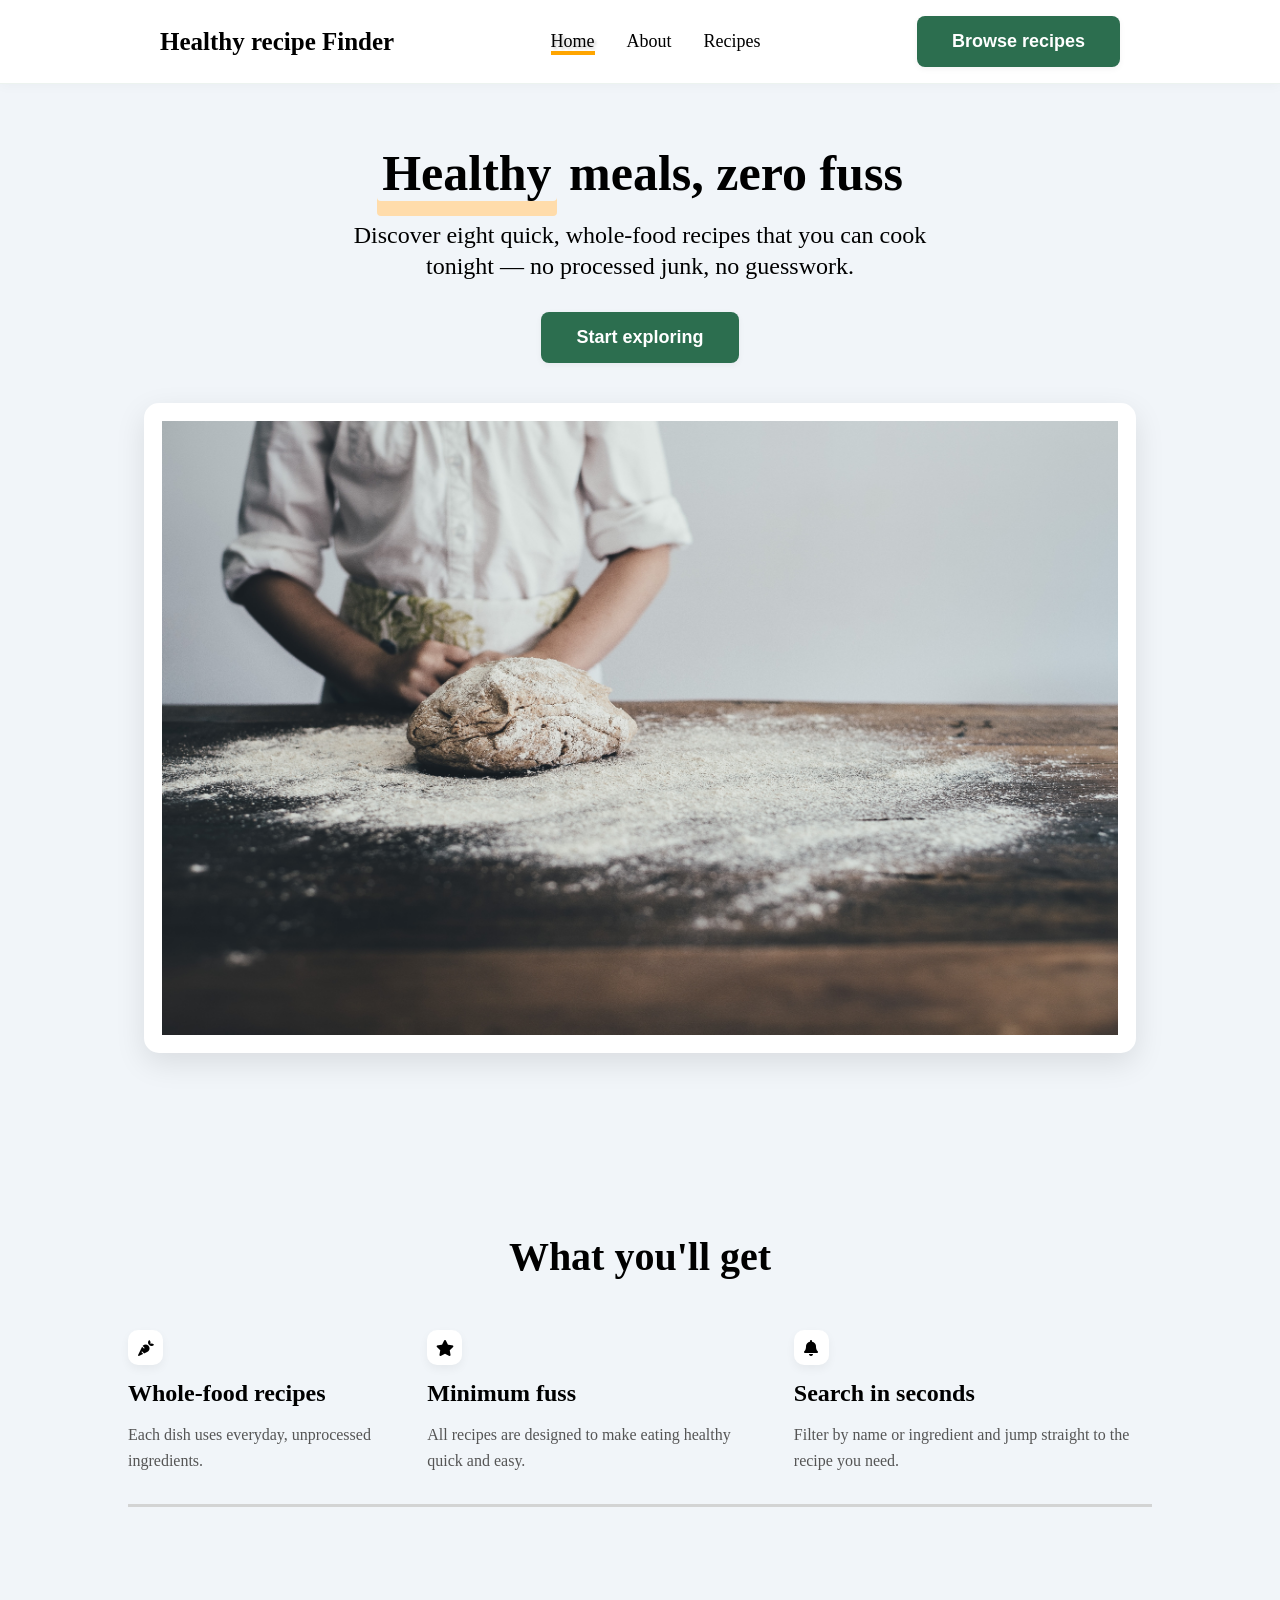
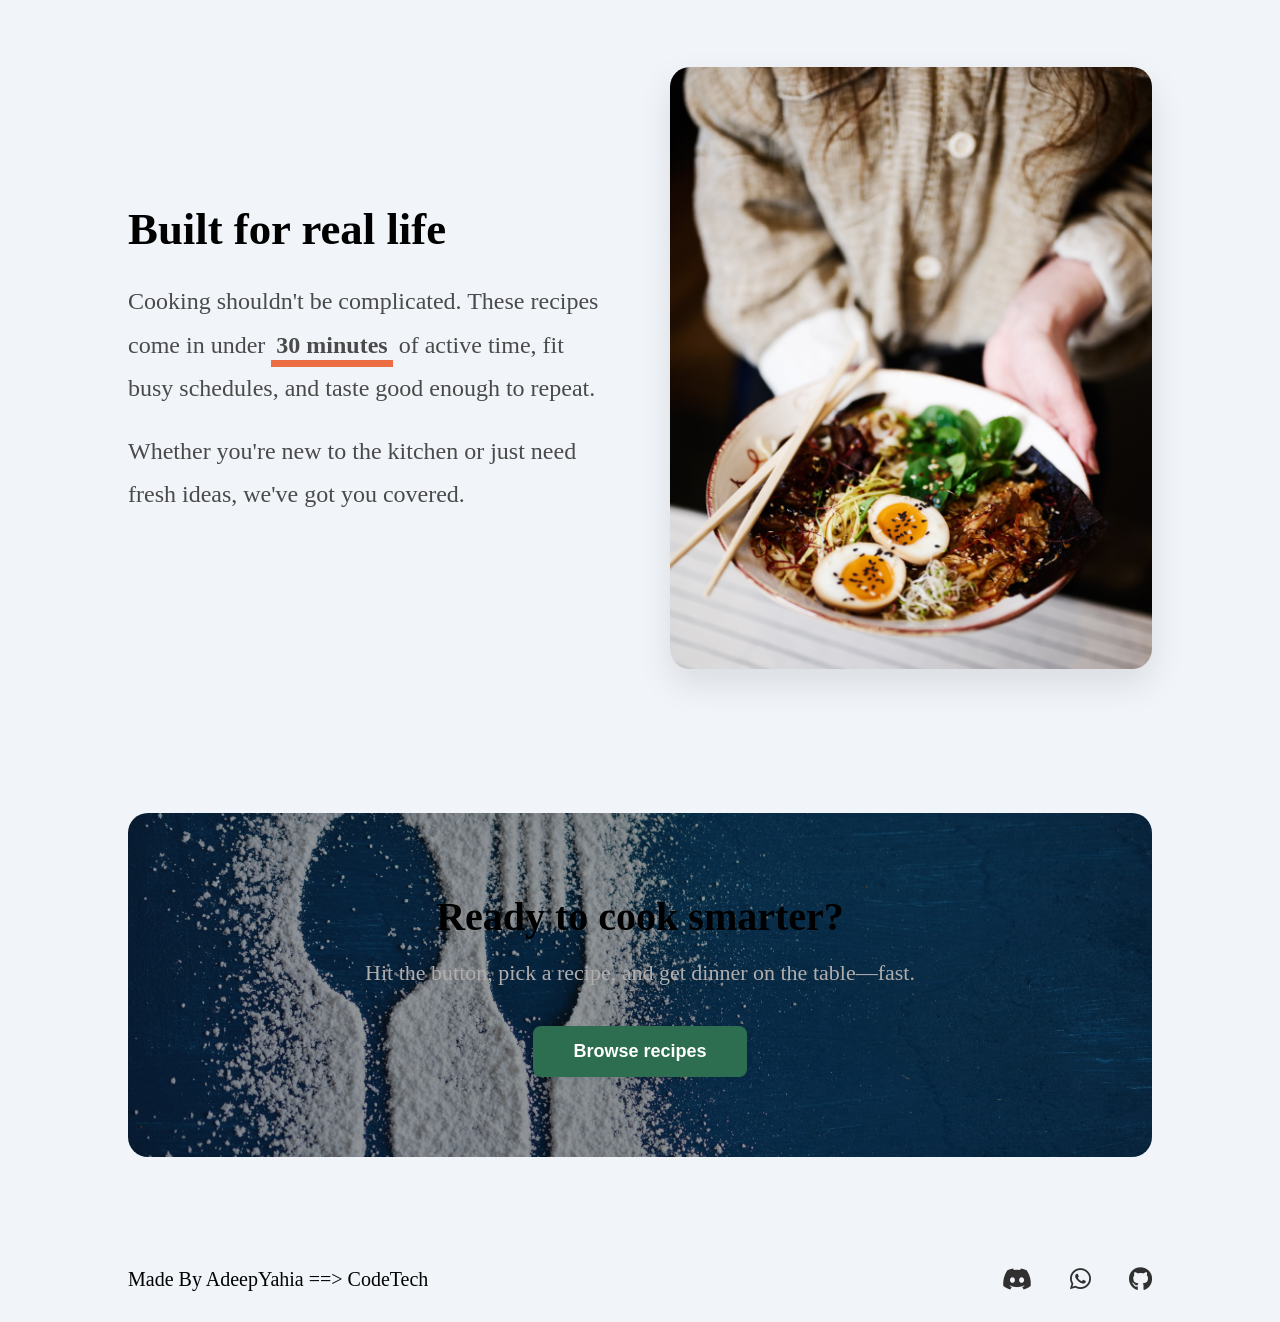
<file: index.html>
<!DOCTYPE html>
<html lang="en">
  <head>
    <meta charset="UTF-8" />
    <meta
      name="viewport"
      content="width=device-width, 
   initial-scale=1.0"
    />
    <meta name="description" content="3rd Project" />
    <meta
      name="author"
      content="this website belong to 
 Adib Daban"
    />
    <meta
      name="keywords"
      content="recipe,cook , site , 
   frontend , Developer ,project3"
    />
    <title>Recipe Finder</title>

    <link rel="stylesheet" href="CSS/all.min.css" />
    <link rel="stylesheet" href="CSS/style.css" />
  </head>
  <body>
    <header>
      <div class="container">
        <div class="logo">
          <h1>Healthy recipe Finder</h1>
        </div>
        <nav>
          <ul>
            <li><a href="#" class="active">Home</a></li>
            <li><a href="#About">About</a></li>
            <li><a href="recipes.html">Recipes</a></li>
          </ul>
        </nav>
        <div class="btn">
          <button>Browse recipes</button>
        </div>
      </div>
    </header>
    <main>
      <section id="hero">
        <div class="container">
          <h2><span>Healthy</span> meals, zero fuss</h2>
          <p>
            Discover eight quick, whole-food recipes that you can cook tonight —
            no processed junk, no guesswork.
          </p>
          <div class="btn">
            <button>Start exploring</button>
          </div>

          <img src="image/pexels-bakery-1868396.jpg" alt="ketchen imgs" />
        </div>
      </section>

      <section id="features">
        <div class="container">
          <h2>What you'll get</h2>

          <div class="featuresC">
            <div class="featureCard">
              <div class="iconBox"><i class="fa-solid fa-carrot"></i></div>
              <h3>Whole-food recipes</h3>
              <p>Each dish uses everyday, unprocessed ingredients.</p>
            </div>

            <div class="featureCard">
              <div class="iconBox"><i class="fa-solid fa-star"></i></div>
              <h3>Minimum fuss</h3>
              <p>
                All recipes are designed to make eating healthy quick and easy.
              </p>
            </div>

            <div class="featureCard">
              <div class="iconBox"><i class="fa-solid fa-bell"></i></div>
              <h3>Search in seconds</h3>
              <p>
                Filter by name or ingredient and jump straight to the recipe you
                need.
              </p>
            </div>
          </div>
        </div>
      </section>
      <section id="realLife">
        <div class="container">
          <div class="realLifeContent">
            <div class="textSide">
              <h2>Built for real life</h2>
              <p>
                Cooking shouldn't be complicated. These recipes come in under
                <span class="highlight">30 minutes</span> of active time, fit
                busy schedules, and taste good enough to repeat.
              </p>
              <p>
                Whether you're new to the kitchen or just need fresh ideas,
                we've got you covered.
              </p>
            </div>

            <div class="imageSide">
              <img
                src="image/joannawielgosz-ramen-7238665.jpg"
                alt="Person cooking"
              />
            </div>
          </div>
        </div>
      </section>
      <section id="cta">
        <div class="container">
          <div class="ctaBox">
            <h2>Ready to cook smarter?</h2>
            <p>
              Hit the button, pick a recipe, and get dinner on the table—fast.
            </p>
            <div class="btn">
              <button>Browse recipes</button>
            </div>
          </div>
        </div>
      </section>
    </main>
    <footer>
      <div class="container">
        <div class="lfoot">
          <p>Made By AdeepYahia ==> CodeTech</p>
        </div>
        <div class="rfoot">
          <a href="#"> <i class="fab fa-discord"></i></a>
          <a href="#"> <i class="fab fa-whatsapp"></i></a>
          <a href="#"> <i class="fab fa-github"></i></a>
        </div>
      </div>
    </footer>
  </body>
</html>
</file>
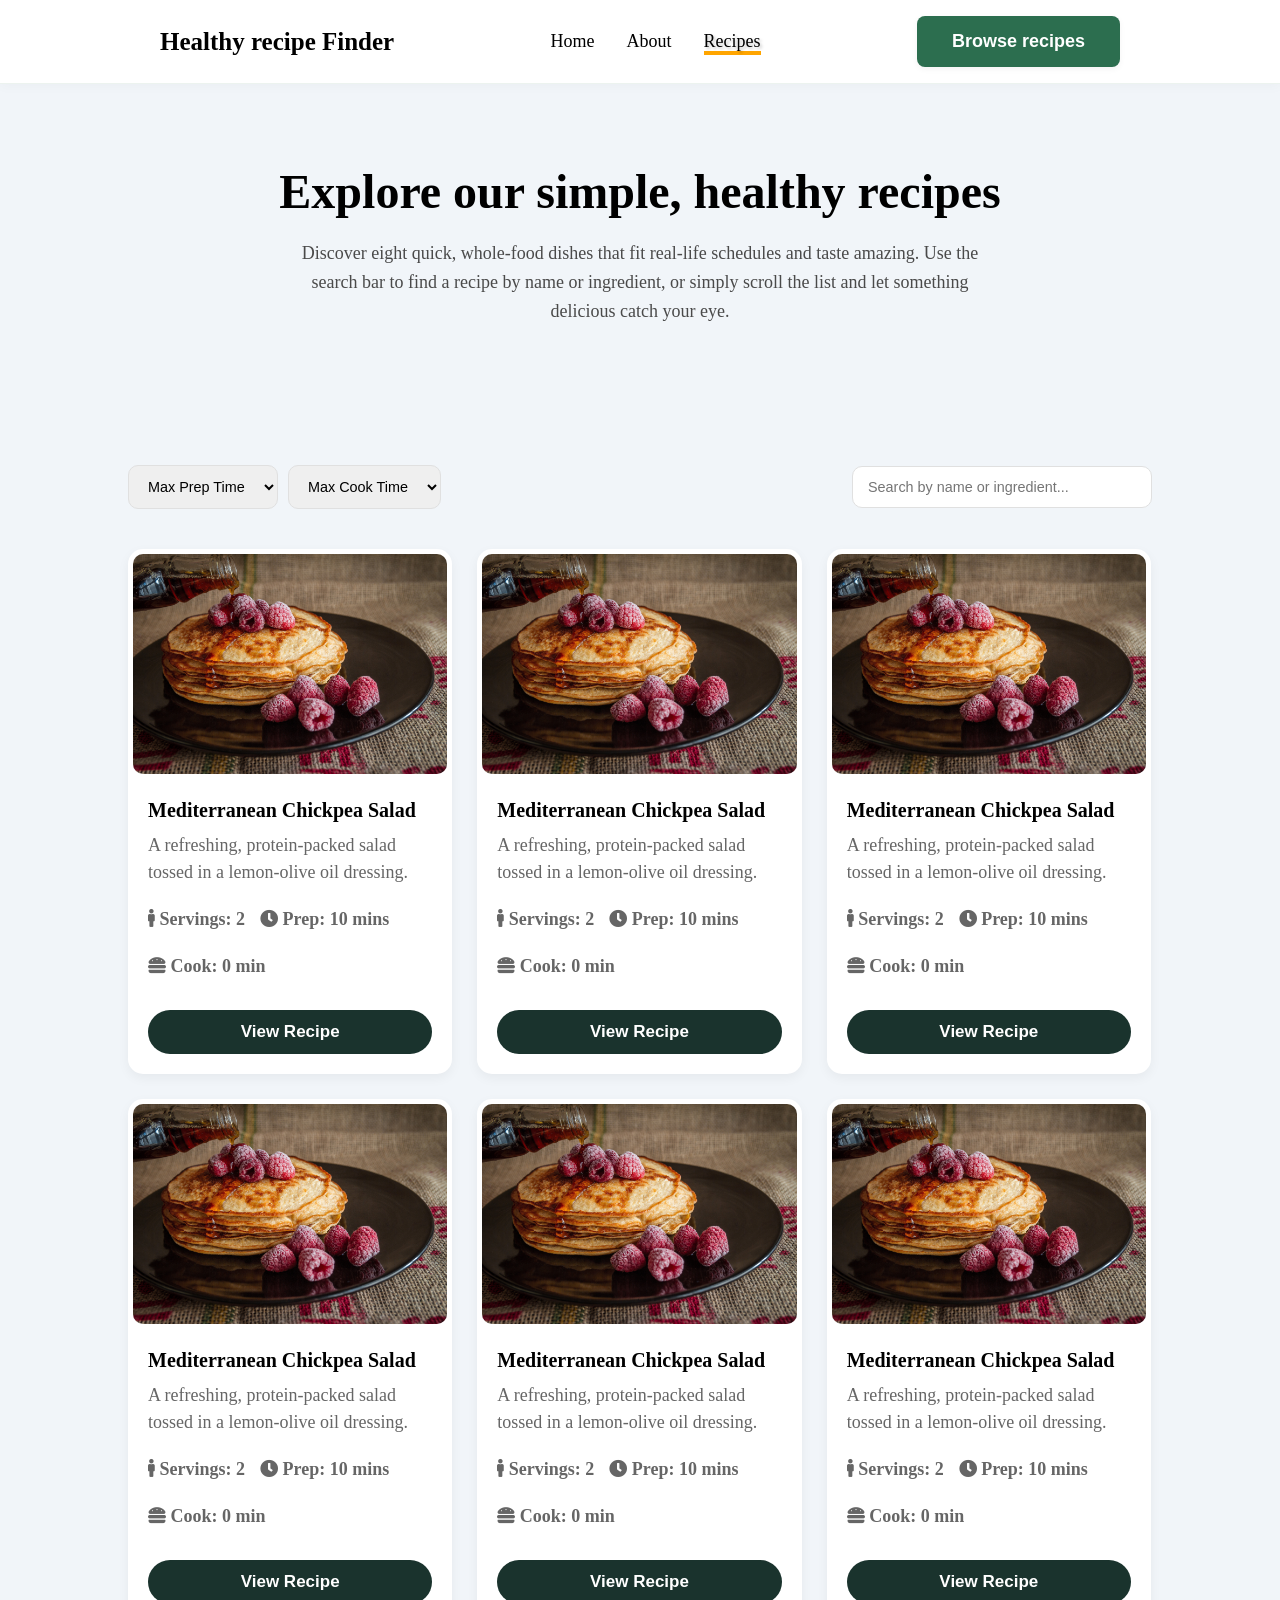
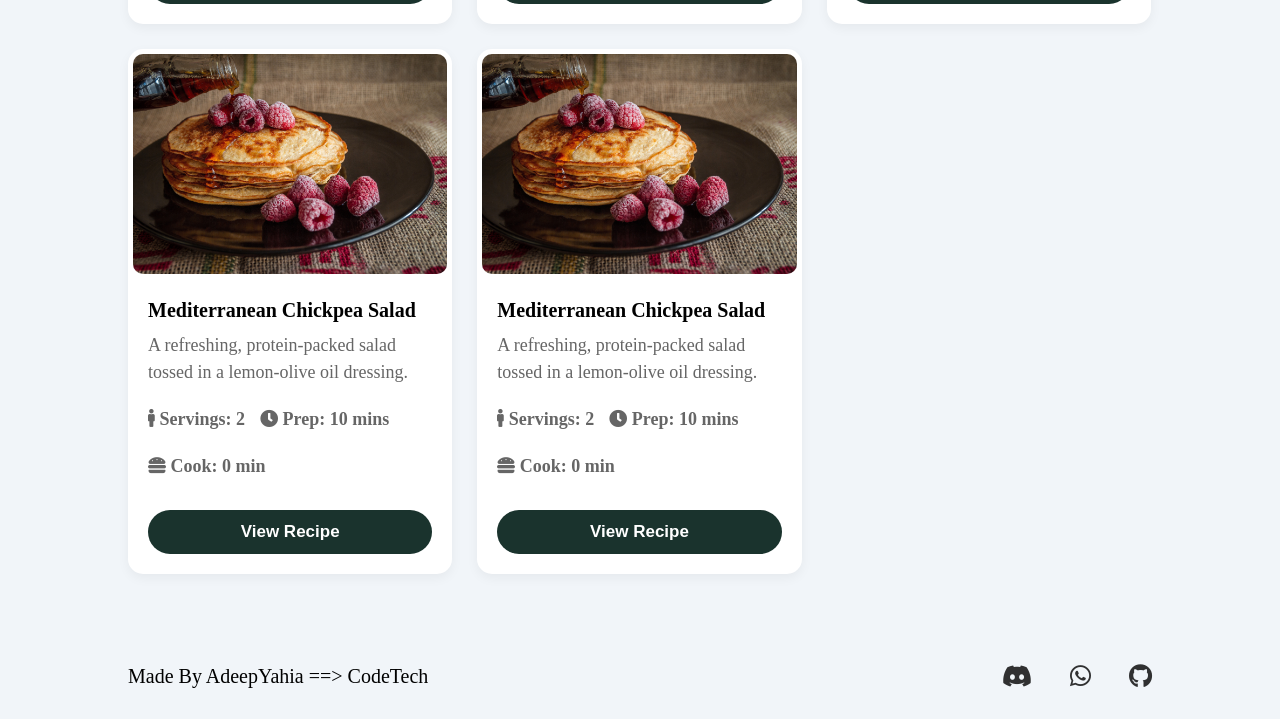
<file: recipes.html>
<!DOCTYPE html>
<html lang="en">
  <head>
    <meta charset="UTF-8" />
    <meta
      name="viewport"
      content="width=device-width, 
   initial-scale=1.0"
    />
    <meta name="description" content="3rd Project" />
    <meta
      name="author"
      content="this website belong to 
 Adib Daban"
    />
    <meta
      name="keywords"
      content="recipe,cook , site , 
   frontend , Developer ,project3"
    />
    <title>Recipes</title>

    <link rel="stylesheet" href="CSS/all.min.css" />
    <link rel="stylesheet" href="CSS/style.css" />
  </head>
  <body>
    <header>
      <div class="container">
        <div class="logo">
          <h1>Healthy recipe Finder</h1>
        </div>
        <nav>
          <ul>
            <li><a href="index.html">Home</a></li>
            <li><a href="#About">About</a></li>
            <li><a href="#" class="active">Recipes</a></li>
          </ul>
        </nav>
        <div class="btn">
          <button>Browse recipes</button>
        </div>
      </div>
    </header>
    <main>
      <section id="recipes-hero">
        <div class="container">
          <h1>Explore our simple, healthy recipes</h1>
          <p>
            Discover eight quick, whole-food dishes that fit real-life schedules
            and taste amazing. Use the search bar to find a recipe by name or
            ingredient, or simply scroll the list and let something delicious
            catch your eye.
          </p>
        </div>
      </section>
    </main>
    <section id="recipes-list">
      <div class="container">
        <div class="filterBar">
          <div class="dropdowns">
            <select>
              <option>Max Prep Time</option>
            </select>
            <select>
              <option>Max Cook Time</option>
            </select>
          </div>
          <div class="searchInput">
            <input type="text" placeholder="Search by name or ingredient..." />
          </div>
        </div>

        <div class="recipesCards">
          <div class="Card">
            <img
              src="image/imgCardFood.jpg"
              alt="Mediterranean Chickpea Salad"
            />
            <div class="cardContent">
              <h3>Mediterranean Chickpea Salad</h3>
              <p>
                A refreshing, protein-packed salad tossed in a lemon-olive oil
                dressing.
              </p>
              <div class="recipeInfo">
                <p><i class="fa-solid fa-person"></i> Servings: 2</p>
                <p><i class="fa-solid fa-clock"></i> Prep: 10 mins</p>
              </div>
              <div class="recipeInfo">
                <p><i class="fa-solid fa-burger"></i> Cook: 0 min</p>
              </div>
              <button class="view-btn">View Recipe</button>
            </div>
          </div>
          <div class="Card">
            <img
              src="image/imgCardFood.jpg"
              alt="Mediterranean Chickpea Salad"
            />
            <div class="cardContent">
              <h3>Mediterranean Chickpea Salad</h3>
              <p>
                A refreshing, protein-packed salad tossed in a lemon-olive oil
                dressing.
              </p>
              <div class="recipeInfo">
                <p><i class="fa-solid fa-person"></i> Servings: 2</p>
                <p><i class="fa-solid fa-clock"></i> Prep: 10 mins</p>
              </div>
              <div class="recipeInfo">
                <p><i class="fa-solid fa-burger"></i> Cook: 0 min</p>
              </div>
              <button class="view-btn">View Recipe</button>
            </div>
          </div>
          <div class="Card">
            <img
              src="image/imgCardFood.jpg"
              alt="Mediterranean Chickpea Salad"
            />
            <div class="cardContent">
              <h3>Mediterranean Chickpea Salad</h3>
              <p>
                A refreshing, protein-packed salad tossed in a lemon-olive oil
                dressing.
              </p>
              <div class="recipeInfo">
                <p><i class="fa-solid fa-person"></i> Servings: 2</p>
                <p><i class="fa-solid fa-clock"></i> Prep: 10 mins</p>
              </div>
              <div class="recipeInfo">
                <p><i class="fa-solid fa-burger"></i> Cook: 0 min</p>
              </div>
              <button class="view-btn">View Recipe</button>
            </div>
          </div>
          <div class="Card">
            <img
              src="image/imgCardFood.jpg"
              alt="Mediterranean Chickpea Salad"
            />
            <div class="cardContent">
              <h3>Mediterranean Chickpea Salad</h3>
              <p>
                A refreshing, protein-packed salad tossed in a lemon-olive oil
                dressing.
              </p>
              <div class="recipeInfo">
                <p><i class="fa-solid fa-person"></i> Servings: 2</p>
                <p><i class="fa-solid fa-clock"></i> Prep: 10 mins</p>
              </div>
              <div class="recipeInfo">
                <p><i class="fa-solid fa-burger"></i> Cook: 0 min</p>
              </div>
              <button class="view-btn">View Recipe</button>
            </div>
          </div>
          <div class="Card">
            <img
              src="image/imgCardFood.jpg"
              alt="Mediterranean Chickpea Salad"
            />
            <div class="cardContent">
              <h3>Mediterranean Chickpea Salad</h3>
              <p>
                A refreshing, protein-packed salad tossed in a lemon-olive oil
                dressing.
              </p>
              <div class="recipeInfo">
                <p><i class="fa-solid fa-person"></i> Servings: 2</p>
                <p><i class="fa-solid fa-clock"></i> Prep: 10 mins</p>
              </div>
              <div class="recipeInfo">
                <p><i class="fa-solid fa-burger"></i> Cook: 0 min</p>
              </div>
              <button class="view-btn">View Recipe</button>
            </div>
          </div>
          <div class="Card">
            <img
              src="image/imgCardFood.jpg"
              alt="Mediterranean Chickpea Salad"
            />
            <div class="cardContent">
              <h3>Mediterranean Chickpea Salad</h3>
              <p>
                A refreshing, protein-packed salad tossed in a lemon-olive oil
                dressing.
              </p>
              <div class="recipeInfo">
                <p><i class="fa-solid fa-person"></i> Servings: 2</p>
                <p><i class="fa-solid fa-clock"></i> Prep: 10 mins</p>
              </div>
              <div class="recipeInfo">
                <p><i class="fa-solid fa-burger"></i> Cook: 0 min</p>
              </div>
              <button class="view-btn">View Recipe</button>
            </div>
          </div>
          <div class="Card">
            <img
              src="image/imgCardFood.jpg"
              alt="Mediterranean Chickpea Salad"
            />
            <div class="cardContent">
              <h3>Mediterranean Chickpea Salad</h3>
              <p>
                A refreshing, protein-packed salad tossed in a lemon-olive oil
                dressing.
              </p>
              <div class="recipeInfo">
                <p><i class="fa-solid fa-person"></i> Servings: 2</p>
                <p><i class="fa-solid fa-clock"></i> Prep: 10 mins</p>
              </div>
              <div class="recipeInfo">
                <p><i class="fa-solid fa-burger"></i> Cook: 0 min</p>
              </div>
              <button class="view-btn">View Recipe</button>
            </div>
          </div>
          <div class="Card">
            <img
              src="image/imgCardFood.jpg"
              alt="Mediterranean Chickpea Salad"
            />
            <div class="cardContent">
              <h3>Mediterranean Chickpea Salad</h3>
              <p>
                A refreshing, protein-packed salad tossed in a lemon-olive oil
                dressing.
              </p>
              <div class="recipeInfo">
                <p><i class="fa-solid fa-person"></i> Servings: 2</p>
                <p><i class="fa-solid fa-clock"></i> Prep: 10 mins</p>
              </div>
              <div class="recipeInfo">
                <p><i class="fa-solid fa-burger"></i> Cook: 0 min</p>
              </div>
              <button class="view-btn">View Recipe</button>
            </div>
          </div>
        </div>
      </div>
    </section>
    <footer>
      <div class="container">
        <div class="lfoot">
          <p>Made By AdeepYahia ==> CodeTech</p>
        </div>
        <div class="rfoot">
          <a href="#"> <i class="fab fa-discord"></i></a>
          <a href="#"> <i class="fab fa-whatsapp"></i></a>
          <a href="#"> <i class="fab fa-github"></i></a>
        </div>
      </div>
    </footer>
  </body>
</html>
</file>
<file: CSS/style.css>
* {
  margin: 0;
  padding: 0;
  box-sizing: border-box;
}
body {
  background-color: #f1f5f9;
}
.container {
  flex-wrap: wrap;
  width: 80%;
  margin: 0 auto;
}
header {
  background-color: #ffffff;
  box-shadow: 0 2px 12px rgba(0, 0, 0, 0.03);
  border-bottom: 1px solid #ecf3ef;
  position: sticky;
  top: 0;
  z-index: 100;
}
header .active {
  border-bottom: 4px solid orange;
  text-shadow: 2px 2px 3px rgba(0, 0, 0, 0.226);
}
header .container {
  max-width: 1280px;
  margin: 0 auto;
  padding: 16px 32px;
  display: flex;
  align-items: center;
  justify-content: space-between;
  flex-wrap: wrap;
  gap: 1rem;
}
.logo h1 {
  font-size: 25px;
  font-weight: 700;
  margin: 0;
}
nav ul {
  display: flex;
  gap: 32px;
  list-style: none;
  align-items: center;
}
nav ul li a {
  text-decoration: none;
  font-weight: 500;
  color: #000000;
  font-size: 18px;
}
nav ul li a:hover {
  color: #236b4c;
}
.btn button {
  background-color: #2c6e4f;
  border: none;
  padding: 15px 35px;
  border-radius: 8px;
  font-weight: 600;
  font-size: 18px;
  color: white;
  box-shadow: 0 2px 6px #0000000d;
}
.btn button:hover {
  box-shadow: 0 8px 18px #215e4326;
  background-color: #2a4d44;
}
/*========= Hero section ==============*/
#hero {
  width: 100%;
  max-width: 100%;
  margin: auto;
  padding: 60px 20px;
  text-align: center;
}
#hero h2 {
  font-size: 50px;
  margin-bottom: 18px;
  font-weight: 700;
}
#hero h2 span {
  box-shadow: 0 15px #ffdcab;
  padding: 0 5px;
  border-radius: 4px;
}
#hero p {
  font-size: 24px;
  max-width: 600px;
  margin: 0 auto 30px;
  line-height: 1.3;
}
#hero .container img {
  width: 100%;
  height: 650px;
  display: block;
  margin: 40px auto;
  border: 8px solid #ffffff;
  padding: 10px;
  background-color: #ffff;
  border-radius: 15px;
  box-shadow: 0 10px 30px rgba(0, 0, 0, 0.1);
}
/*======= features =========*/
#features {
  padding: 80px 0;
  text-align: left;
}

#features h2 {
  text-align: center;
  font-size: 40px;
  margin-bottom: 50px;
}

.featuresC {
  display: flex;
  gap: 40px;
  margin: 20px 0;
  padding-bottom: 30px;
  border-bottom: 3px solid #d0d0d0e0;
}
.featuresC .featuresC {
  width: calc(100% / 3);
}

.featureCard {
  display: flex;
  flex-direction: column;
  gap: 15px;
}

.iconBox {
  width: 35px;
  height: 35px;
  background-color: #ffffff;
  border-radius: 10px;
  display: flex;
  align-items: center;
  justify-content: center;
  box-shadow: 0 4px 10px rgba(0, 0, 0, 0.05);
}

.featureCard h3 {
  font-size: 24px;
  margin: 0;
}

.featureCard p {
  color: #555;
  line-height: 1.6;
  margin: 0;
}
/*========= Real Life ==============*/
#realLife {
  padding: 60px 0;
}

.realLifeContent {
  display: flex;
  align-items: center;
  justify-content: space-between;
  gap: 60px;
}
.realLifeContent div {
  width: calc(100% / 2);
}

.textSide h2 {
  font-size: 44.8px;
  margin-bottom: 25px;
}

.textSide p {
  color: #4a4a4a;
  line-height: 1.8;
  font-size: 24px;
  margin-bottom: 20px;
}

.highlight {
  padding: 2px 5px;
  font-weight: bold;
  /* border-bottom: 7px solid #eb4b12cb; */
  box-shadow: 0 7px #eb4b12cb;
}

.imageSide img {
  width: 100%;
  border-radius: 20px;
  box-shadow: 0 15px 35px rgba(0, 0, 0, 0.1);
}

/*========= cta ==============*/

#cta {
  padding: 80px 0;
}

.ctaBox {
  background-color: #e5eee8;
  padding: 80px 40px;
  border-radius: 20px;
  text-align: center;
  background-image: linear-gradient(
      107deg,
      rgba(15, 23, 42, 0.427) 0%,
      rgba(2, 15, 29, 0.411) 100%
    ),
    url(../image/congerdesign-new-year-background-2426623.jpg);
  background-position: center;
  background-repeat: no-repeat;
  background-size: cover;
}

.ctaBox h2 {
  font-size: 40px;
  margin-bottom: 20px;
}

.ctaBox p {
  color: #b0adad;
  font-size: 22px;
  margin-bottom: 40px;
  max-width: 550px;
  margin-left: auto;
  margin-right: auto;
}

.ctaBox button {
  padding: 15px 40px;
}

.ctaBox button:hover {
  background-color: #2a4d44;
}
/*========= footer =========*/
footer .container {
  display: flex;
  justify-content: space-between;
  padding: 30px 0;
  align-items: center;
}
.lfoot p {
  font-size: 20px;
  font-weight: 400;
  align-items: center;
}
.rfoot {
  display: flex;
  gap: 38px;
}
.rfoot a {
  text-decoration: none;
  color: #000000cd;
}
.rfoot i {
  font-size: 24px;
}
/* =================================== */
#recipes-hero {
  text-align: center;
  padding: 80px 0;
}

#recipes-hero h1 {
  font-size: 3rem;
  margin-bottom: 20px;
  max-width: 800px;
  margin-left: auto;
  margin-right: auto;
}

#recipes-hero p {
  color: #4a4a4a;
  font-size: 18px;
  line-height: 1.6;
  max-width: 700px;
  margin: 0 auto;
}
/*===============*/
#recipes-list {
  padding: 60px 0;
}

.filterBar {
  display: flex;
  justify-content: space-between;
  align-items: center;
  margin-bottom: 40px;
  flex-wrap: wrap;
  gap: 20px;
}

.dropdowns {
  display: flex;
  gap: 10px;
}

.dropdowns select,
.searchInput input {
  padding: 12px 15px;
  border: 1px solid #e0e0e0;
  border-radius: 10px;
  font-size: 0.9rem;
  outline: none;
}

.searchInput input {
  width: 300px;
  background-color: #fff;
}

.recipesCards {
  display: flex;
  flex-wrap: wrap;
  gap: 25px;
}

.Card {
  /* حساب العرض ليكون 3 في الصف مع مراعاة الفجوات */
  flex: 0 0 calc(33.333% - 17px);
  /* width: calc((100% / 3) -17px); */
  background: white;
  border-radius: 15px;
  box-shadow: 0 4px 12px #0000000d;
  display: flex;
  flex-direction: column;
}

.Card img {
  width: 100%;
  height: 230px;
  object-fit: cover;
  padding: 5px;
  border-radius: 15px;
}

.cardContent {
  padding: 20px;
  display: flex;
  flex-direction: column;
}

.cardContent h3 {
  font-size: 20px;
  margin: 0 0 10px 0;
}

.cardContent p {
  color: #666;
  font-size: 18px;
  line-height: 1.5;
  margin-bottom: 20px;
}

.recipeInfo {
  display: flex;
  justify-content: flex-start;
  gap: 15px;
  font-size: 16px;
  font-weight: 600;
  color: #5d5656;
}

.view-btn {
  width: 100%;
  padding: 12px;
  background-color: #1a332d;
  color: white;
  border: none;
  border-radius: 25px;
  font-weight: bold;
  font-size: 17px;
  margin-top: 10px;
}

.view-btn:hover {
  background-color: #2a4d44;
}
</file>
